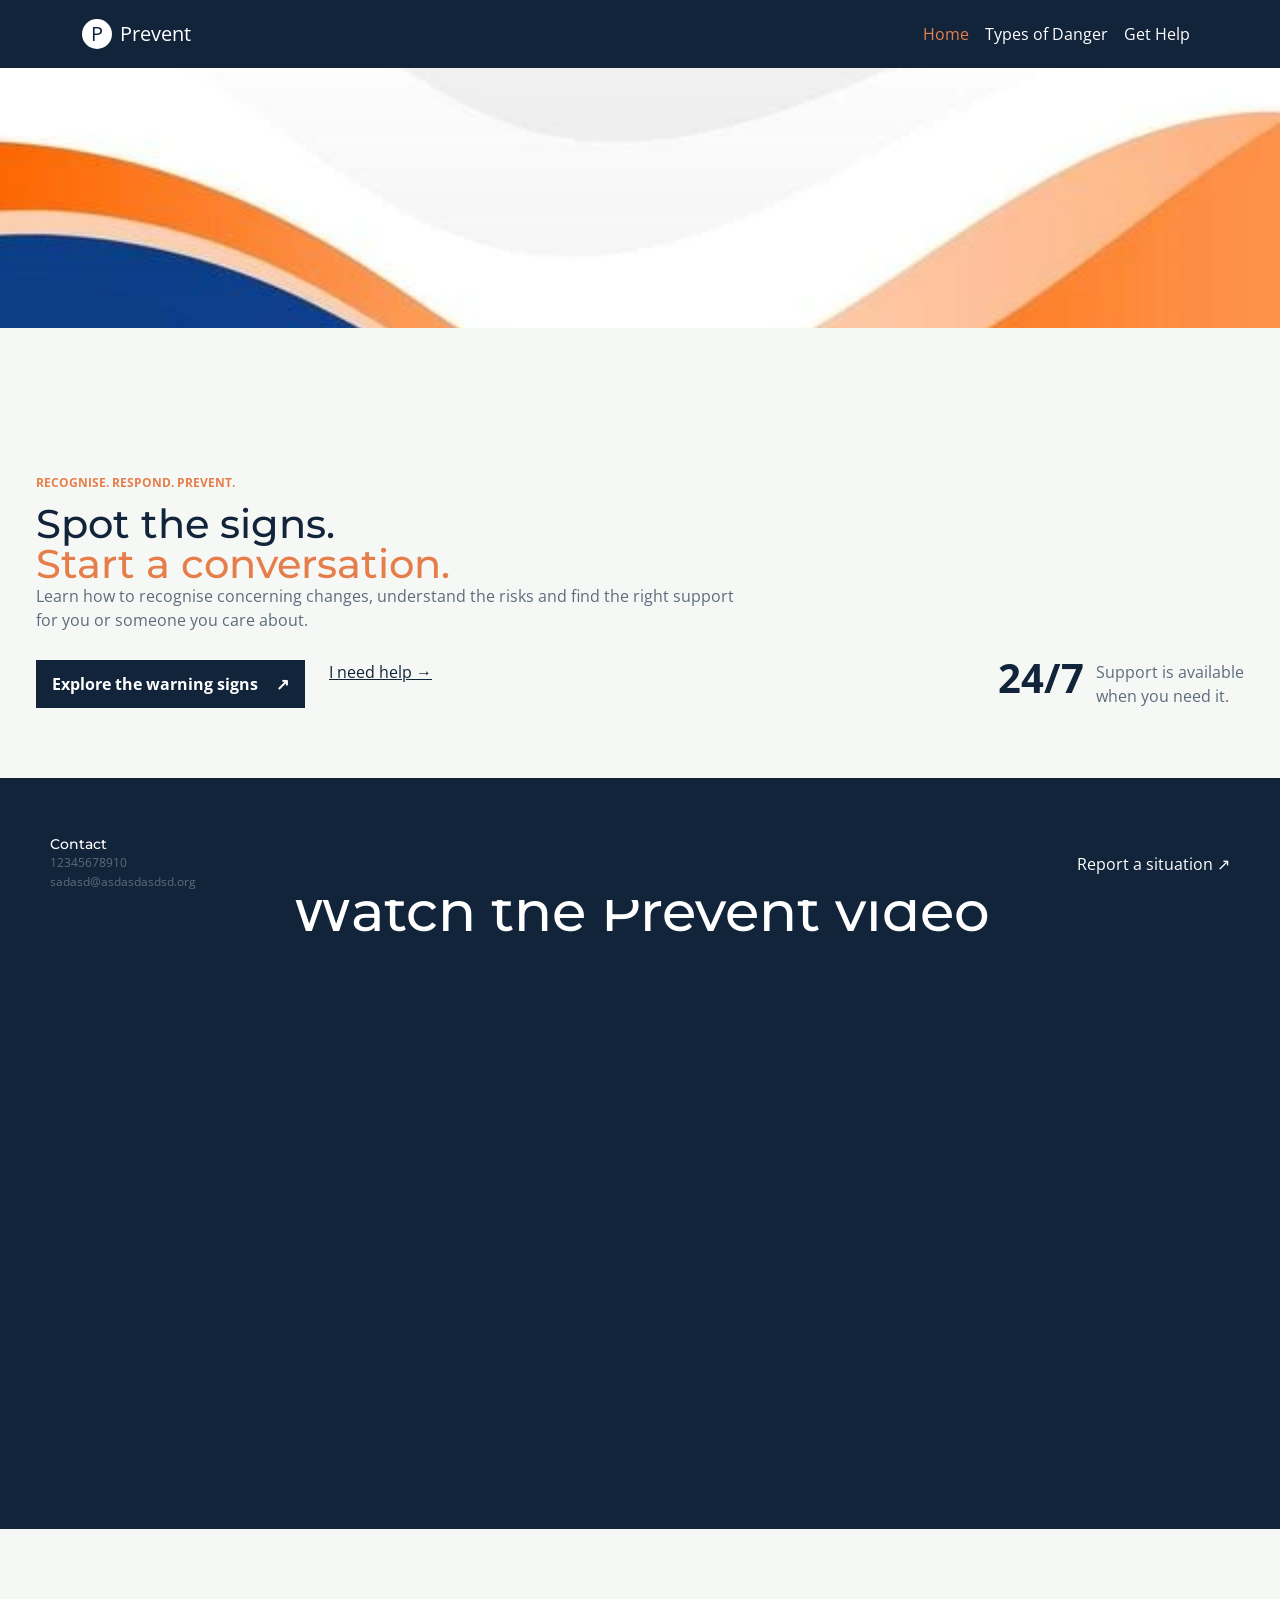
<file: index.html>
<!doctype html>
<html lang="en">
  <head>
    <meta charset="UTF-8" />
    <meta name="viewport" content="width=device-width, initial-scale=1.0" />
    <title>Prevent</title>
    <meta
      name="description"
      content="Information and support for recognising and reporting signs of radicalisation, scams and extremism."
    />
    <!--Import fonts and load Bootstrap-->
    <style>
      @import url("https://fonts.googleapis.com/css2?family=Montserrat:ital,wght@0,100..900;1,100..900&family=Open+Sans:ital,wght@0,300..800;1,300..800&display=swap");
    </style>
    <link
      href="https://cdn.jsdelivr.net/npm/bootstrap@5.3.8/dist/css/bootstrap.min.css"
      rel="stylesheet"
      integrity="sha384-sRIl4kxILFvY47J16cr9ZwB07vP4J8+LH7qKQnuqkuIAvNWLzeN8tE5YBujZqJLB"
      crossorigin="anonymous"
    />
    <link rel="stylesheet" href="assets/css/style.css" />
  </head>
  <body>
    <nav class="navbar navbar-expand-lg navbar-dark">
      <div class="container">
        <a class="navbar-brand" href="index.html">
          <span class="brand-mark" aria-hidden="true">P</span>
          <span>Prevent</span>
        </a>
        <button class="navbar-toggler" type="button" data-bs-toggle="collapse" data-bs-target="#navbarNav" aria-controls="navbarNav" aria-expanded="false" aria-label="Toggle navigation">
          <span class="navbar-toggler-icon"></span>
        </button>
        <div class="collapse navbar-collapse" id="navbarNav">
          <ul class="navbar-nav">
            <li class="nav-item">
              <a class="nav-link active" aria-current="page" href="index.html">Home</a>
            </li>
            <li class="nav-item">
              <a class="nav-link" href="dangers.html">Types of Danger</a>
            </li>
            <li class="nav-item">
              <a class="nav-link" href="help.html">Get Help</a>
            </li>
          </ul>
        </div>
      </div>
    </nav>

    <section class="hero-image" aria-hidden="true"></section>

<main>
      <section class="hero" aria-labelledby="hero-title">
        <div class="hero-copy">
          <p class="top">Recognise. Respond. Prevent.</p>
          <h1 id="hero-title">
            Spot the signs.<br><em>Start a conversation.</em>
          </h1>
          <p class="hero-intro">
            Learn how to recognise concerning changes, understand the risks and
            find the right support for you or someone you care about.
          </p>
          <div class="hero-actions">
            <a class="button button-primary" href="dangers.html"
              >Explore the warning signs <span aria-hidden="true">↗</span></a
            ><a class="text-link" href="help.html"
              >I need help <span aria-hidden="true">→</span></a
            >
          </div>
        </div>
        <div class="hero-stat" role="group" aria-label="Support is available">
          <span class="stat-number">24/7</span
          ><span class="stat-label"
            >Support is available<br>when you need it.</span
          >
        </div>
      </section>

      <section class="video-section" aria-labelledby="video-title">
        <div class="section-heading compact-heading">
          <p class="top">A short introduction</p>
          <h2 id="video-title">Watch the Prevent video</h2>
        </div>
        <div class="video-frame">
          <iframe
  src="https://www.youtube.com/embed/XnLOAVF5Nm8"
  title="Prevent video"
  width="560"
  height="315"
  allowfullscreen>
</iframe>
        </div>
      </section>
      
    </main>

    <footer class="site-footer">
      <div class="footer-main">
        <div class="footer-column">
          <h2>Contact</h2>
          <p>12345678910</p>
          <p>sadasd@asdasdasdsd.org</p>
        </div>
        <a class="footer-report" href="report.html"
          >Report a situation <span aria-hidden="true">↗</span></a
        >
      </div>
    </footer>


    <script
      src="https://cdn.jsdelivr.net/npm/bootstrap@5.3.8/dist/js/bootstrap.bundle.min.js"
      integrity="sha384-FKyoEForCGlyvwx9Hj09JcYn3nv7wiPVlz7YYwJrWVcXK/BmnVDxM+D2scQbITxI"
      crossorigin="anonymous"
    ></script>
  </body>
</html>
</file>
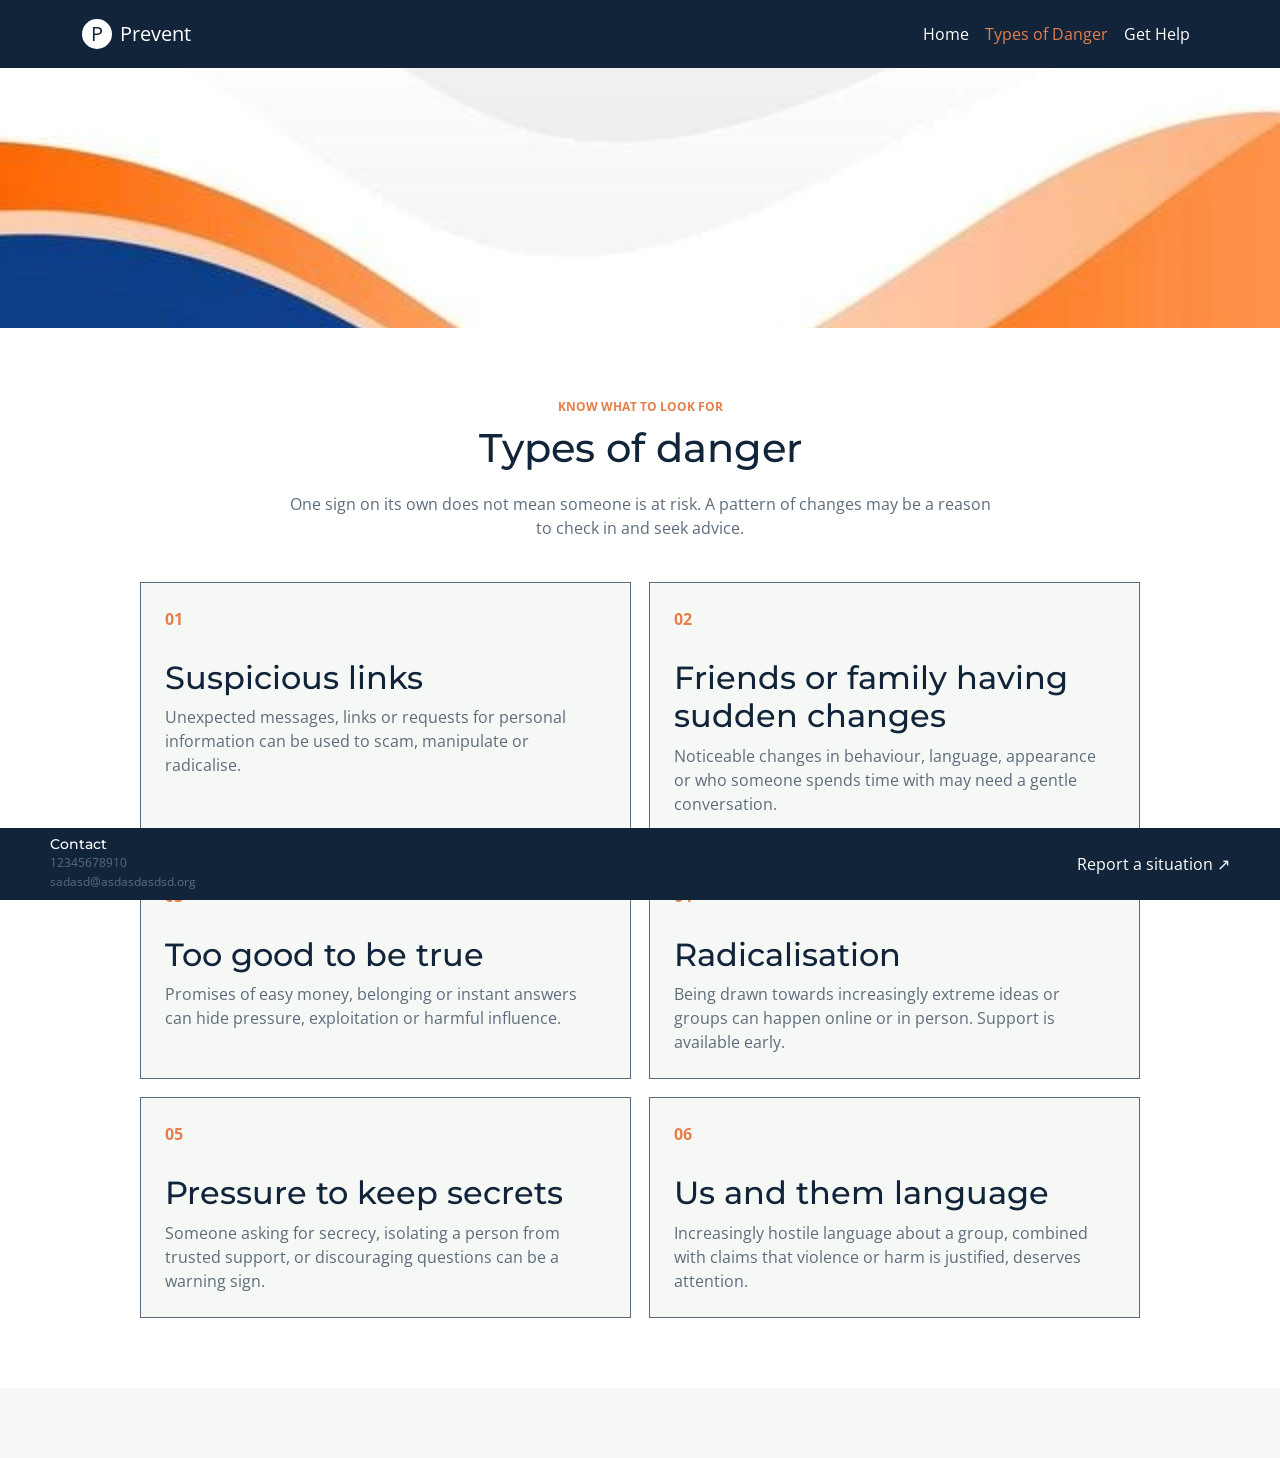
<file: dangers.html>
<!doctype html>
<html lang="en">
  <head>
    <meta charset="UTF-8" />
    <meta name="viewport" content="width=device-width, initial-scale=1.0" />
    <title>Types of danger | Prevent</title>

    <!--Import fonts and load Bootstrap-->
    <style>
      @import url("https://fonts.googleapis.com/css2?family=Montserrat:ital,wght@0,100..900;1,100..900&family=Open+Sans:ital,wght@0,300..800;1,300..800&display=swap");
    </style>
    <link
      href="https://cdn.jsdelivr.net/npm/bootstrap@5.3.8/dist/css/bootstrap.min.css"
      rel="stylesheet"
      integrity="sha384-sRIl4kxILFvY47J16cr9ZwB07vP4J8+LH7qKQnuqkuIAvNWLzeN8tE5YBujZqJLB"
      crossorigin="anonymous"
    />
    <link rel="stylesheet" href="assets/css/style.css" />
  </head>
  <body>
    <nav class="navbar navbar-expand-lg navbar-dark">
      <div class="container">
        <a class="navbar-brand" href="index.html">
          <span class="brand-mark" aria-hidden="true">P</span>
          <span>Prevent</span>
        </a>
        <button
          class="navbar-toggler"
          type="button"
          data-bs-toggle="collapse"
          data-bs-target="#navbarNav"
          aria-controls="navbarNav"
          aria-expanded="false"
          aria-label="Toggle navigation"
        >
          <span class="navbar-toggler-icon"></span>
        </button>
        <div class="collapse navbar-collapse" id="navbarNav">
          <ul class="navbar-nav">
            <li class="nav-item">
              <a class="nav-link" href="index.html">Home</a>
            </li>
            <li class="nav-item">
              <a class="nav-link active" aria-current="page" href="dangers.html">Types of Danger</a>
            </li>
            <li class="nav-item">
              <a class="nav-link" href="help.html">Get Help</a>
            </li>
          </ul>
        </div>
      </div>
    </nav>

    <section class="hero-image" aria-hidden="true"></section>

    <main>
      <section
        class="danger-section"
        id="danger-cards"
        aria-labelledby="danger-title"
      >
        <div class="section-heading">
          <p class="top">Know what to look for</p>
          <h1 id="danger-title">Types of danger</h1>
          <p>
            One sign on its own does not mean someone is at risk. A pattern of
            changes may be a reason to check in and seek advice.
          </p>
        </div>
        <div class="danger-grid">
          <article class="danger-card">
            <span class="card-number">01</span>
            <h2>Suspicious links</h2>
            <p>
              Unexpected messages, links or requests for personal information
              can be used to scam, manipulate or radicalise.
            </p>
          </article>
          <article class="danger-card">
            <span class="card-number">02</span>
            <h2>Friends or family having sudden changes</h2>
            <p>
              Noticeable changes in behaviour, language, appearance or who
              someone spends time with may need a gentle conversation.
            </p>
          </article>
          <article class="danger-card">
            <span class="card-number">03</span>
            <h2>Too good to be true</h2>
            <p>
              Promises of easy money, belonging or instant answers can hide
              pressure, exploitation or harmful influence.
            </p>
          </article>
          <article class="danger-card">
            <span class="card-number">04</span>
            <h2>Radicalisation</h2>
            <p>
              Being drawn towards increasingly extreme ideas or groups can
              happen online or in person. Support is available early.
            </p>
          </article>
          <article class="danger-card">
            <span class="card-number">05</span>
            <h2>Pressure to keep secrets</h2>
            <p>
              Someone asking for secrecy, isolating a person from trusted
              support, or discouraging questions can be a warning sign.
            </p>
          </article>
          <article class="danger-card">
            <span class="card-number">06</span>
            <h2>Us and them language</h2>
            <p>
              Increasingly hostile language about a group, combined with claims
              that violence or harm is justified, deserves attention.
            </p>
          </article>
        </div>
      </section>
    </main>
    <footer class="site-footer">
      <div class="footer-main">
        <div class="footer-column">
          <h2>Contact</h2>
          <p>12345678910</p>
          <p>sadasd@asdasdasdsd.org</p>
        </div>
        <a class="footer-report" href="report.html"
          >Report a situation <span aria-hidden="true">↗</span></a
        >
      </div>
    </footer>
    <script
      src="https://cdn.jsdelivr.net/npm/bootstrap@5.3.8/dist/js/bootstrap.bundle.min.js"
      integrity="sha384-FKyoEForCGlyvwx9Hj09JcYn3nv7wiPVlz7YYwJrWVcXK/BmnVDxM+D2scQbITxI"
      crossorigin="anonymous"
    ></script>
  </body>
</html>
</file>
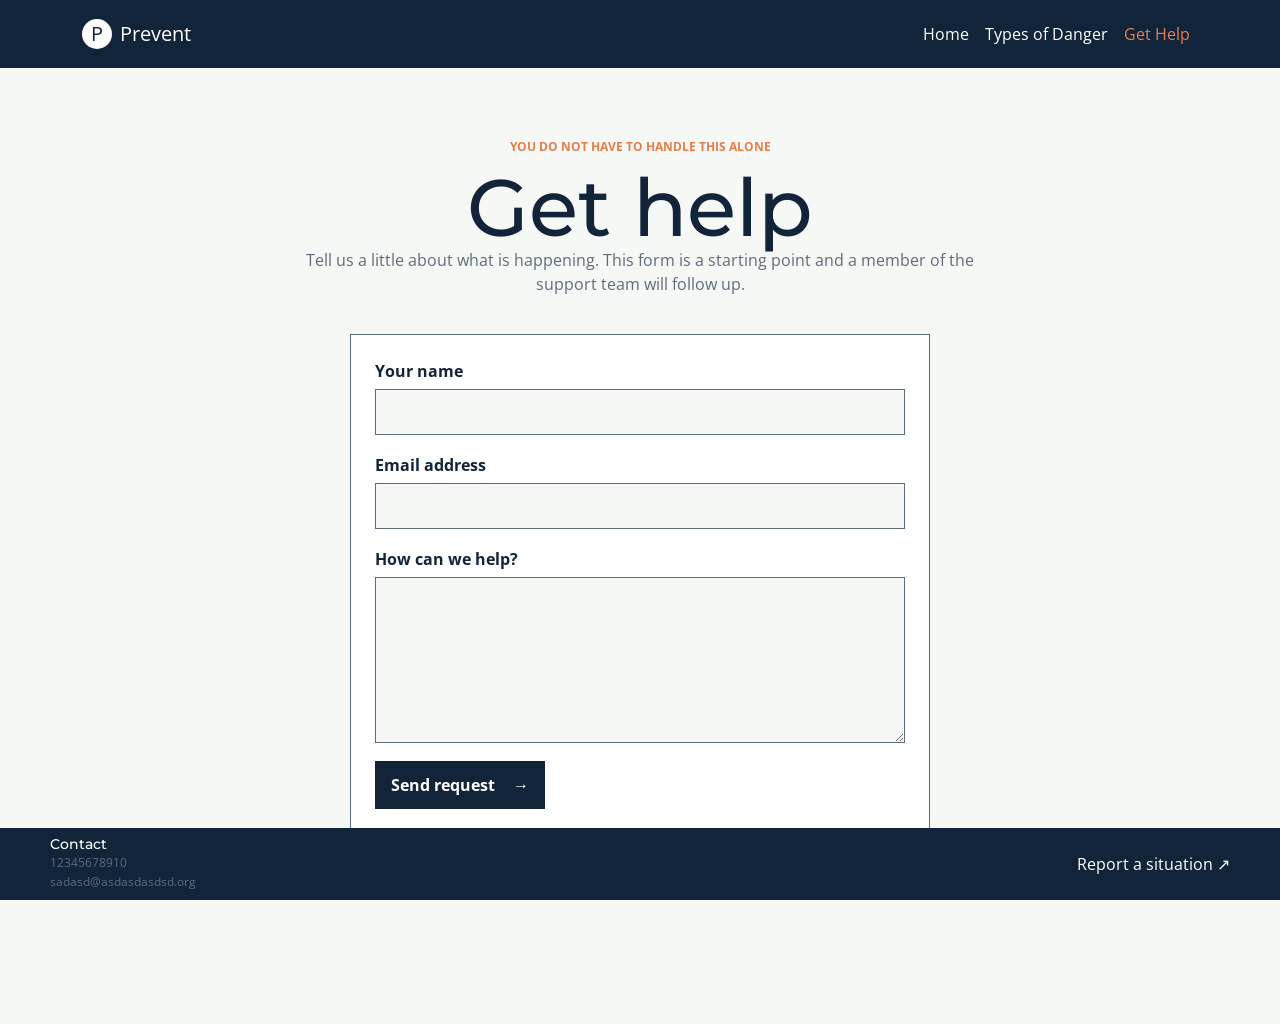
<file: help.html>
<!doctype html>
<html lang="en">
  <head>
    <meta charset="UTF-8" />
    <meta name="viewport" content="width=device-width, initial-scale=1.0" />
    <title>Get help | Prevent</title>

    <!--Import fonts and load Bootstrap-->
    <style>
      @import url("https://fonts.googleapis.com/css2?family=Montserrat:ital,wght@0,100..900;1,100..900&family=Open+Sans:ital,wght@0,300..800;1,300..800&display=swap");
    </style>
    <link
      href="https://cdn.jsdelivr.net/npm/bootstrap@5.3.8/dist/css/bootstrap.min.css"
      rel="stylesheet"
      integrity="sha384-sRIl4kxILFvY47J16cr9ZwB07vP4J8+LH7qKQnuqkuIAvNWLzeN8tE5YBujZqJLB"
      crossorigin="anonymous"
    />
    <link rel="stylesheet" href="assets/css/style.css" />
  </head>
  <body>
    <nav class="navbar navbar-expand-lg navbar-dark">
      <div class="container">
        <a class="navbar-brand" href="index.html">
          <span class="brand-mark" aria-hidden="true">P</span>
          <span>Prevent</span>
        </a>
        <button class="navbar-toggler" type="button" data-bs-toggle="collapse" data-bs-target="#navbarNav" aria-controls="navbarNav" aria-expanded="false" aria-label="Toggle navigation">
          <span class="navbar-toggler-icon"></span>
        </button>
        <div class="collapse navbar-collapse" id="navbarNav">
          <ul class="navbar-nav">
            <li class="nav-item">
              <a class="nav-link" href="index.html">Home</a>
            </li>
            <li class="nav-item">
              <a class="nav-link" href="dangers.html">Types of Danger</a>
            </li>
            <li class="nav-item">
              <a class="nav-link active" aria-current="page" href="help.html">Get Help</a>
            </li>
          </ul>
        </div>
      </div>
    </nav>

    <main class="form-page">
      <div class="section-heading">
        <p class="top">You do not have to handle this alone</p>
        <h1>Get help</h1>
        <p>
          Tell us a little about what is happening. This form is a starting
          point and a member of the support team will follow up.
        </p>
      </div>
      <form class="support-form" action="results.html" method="get">
        <input type="hidden" name="form" value="Get help"><label
          for="help-name"
          >Your name<input
            id="help-name"
            name="name"
            type="text"
            autocomplete="name"
            required></label
        ><label for="help-email"
          >Email address<input
            id="help-email"
            name="email"
            type="email"
            autocomplete="email"
            required></label
        ><label for="help-message"
          >How can we help?<textarea
            id="help-message"
            name="message"
            rows="6"
            required
          ></textarea></label
        ><button class="button button-primary" type="submit">
          Send request <span aria-hidden="true">→</span>
        </button>
      </form>
    </main>
    <footer class="site-footer">
      <div class="footer-main">
        <div class="footer-column">
          <h2>Contact</h2>
          <p>12345678910</p>
          <p>sadasd@asdasdasdsd.org</p>
        </div>
        <a class="footer-report" href="report.html"
          >Report a situation <span aria-hidden="true">↗</span></a
        >
      </div>
    </footer>

    <script
      src="https://cdn.jsdelivr.net/npm/bootstrap@5.3.8/dist/js/bootstrap.bundle.min.js"
      integrity="sha384-FKyoEForCGlyvwx9Hj09JcYn3nv7wiPVlz7YYwJrWVcXK/BmnVDxM+D2scQbITxI"
      crossorigin="anonymous"
    ></script>
  </body>
</html>
</file>
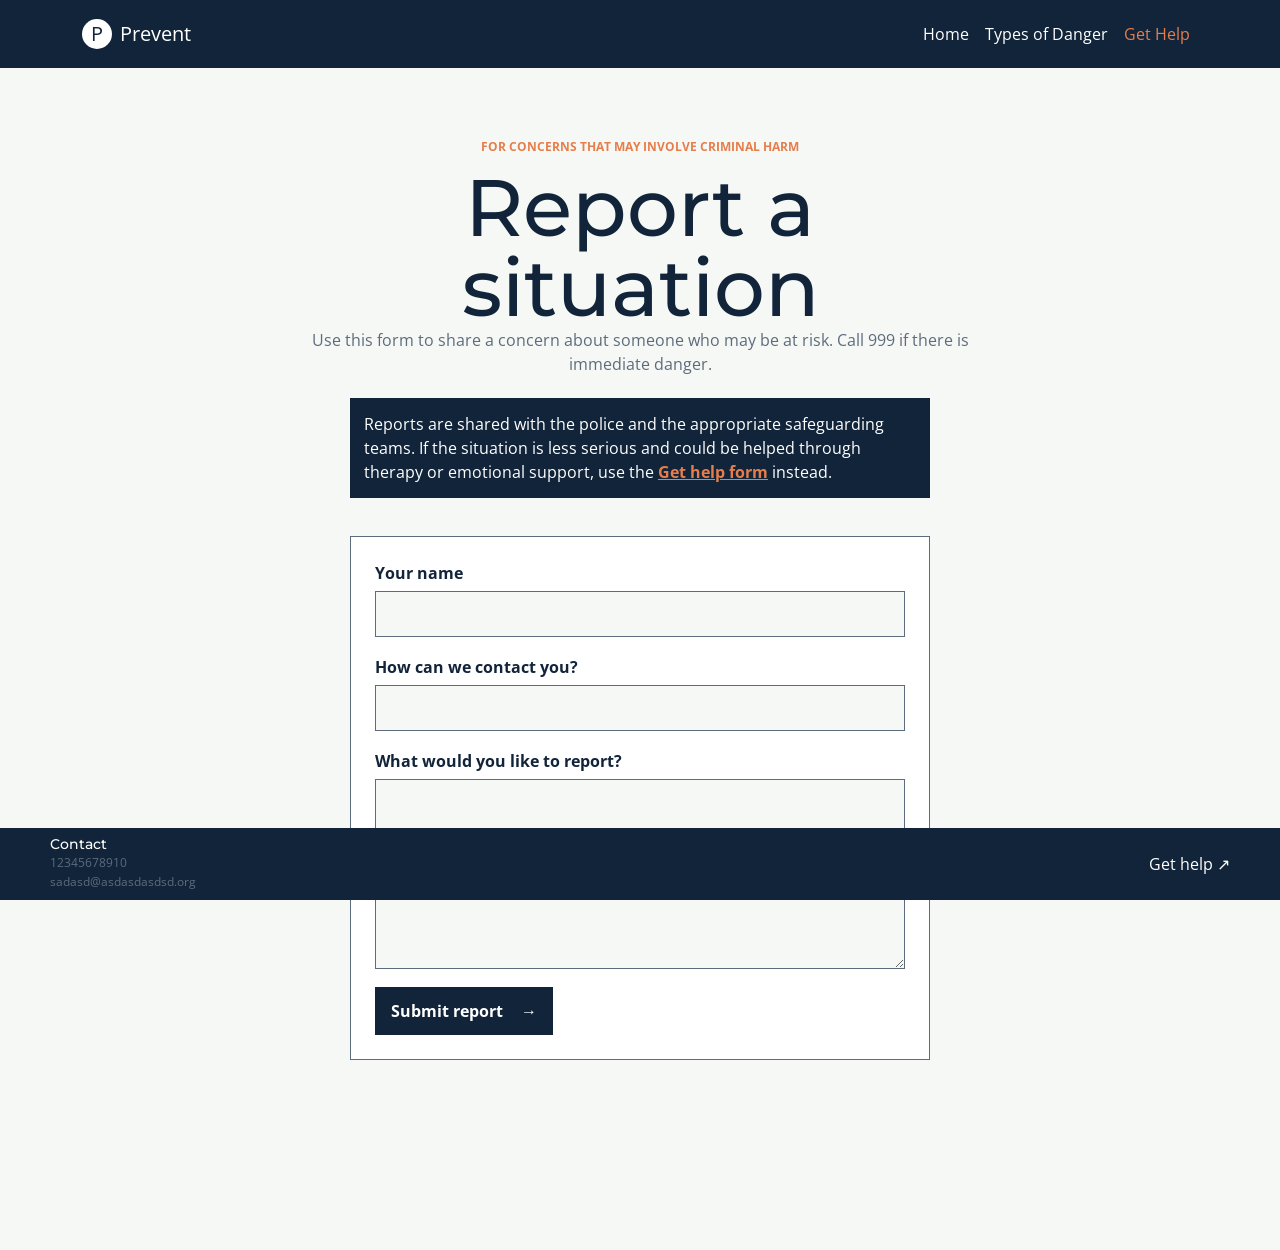
<file: report.html>
<!doctype html>
<html lang="en">
  <head>
    <meta charset="UTF-8" />
    <meta name="viewport" content="width=device-width, initial-scale=1.0" />
    <title>Report a situation | Prevent</title>

    <!--Import fonts and load Bootstrap-->
    <style>
      @import url("https://fonts.googleapis.com/css2?family=Montserrat:ital,wght@0,100..900;1,100..900&family=Open+Sans:ital,wght@0,300..800;1,300..800&display=swap");
    </style>
    <link
      href="https://cdn.jsdelivr.net/npm/bootstrap@5.3.8/dist/css/bootstrap.min.css"
      rel="stylesheet"
      integrity="sha384-sRIl4kxILFvY47J16cr9ZwB07vP4J8+LH7qKQnuqkuIAvNWLzeN8tE5YBujZqJLB"
      crossorigin="anonymous"
    />
    <link rel="stylesheet" href="assets/css/style.css" />
  </head>
  <body>
    <nav class="navbar navbar-expand-lg navbar-dark">
      <div class="container">
        <a class="navbar-brand" href="index.html">
          <span class="brand-mark" aria-hidden="true">P</span>
          <span>Prevent</span>
        </a>
        <button class="navbar-toggler" type="button" data-bs-toggle="collapse" data-bs-target="#navbarNav" aria-controls="navbarNav" aria-expanded="false" aria-label="Toggle navigation">
          <span class="navbar-toggler-icon"></span>
        </button>
        <div class="collapse navbar-collapse" id="navbarNav">
          <ul class="navbar-nav">
            <li class="nav-item">
              <a class="nav-link" href="index.html">Home</a>
            </li>
            <li class="nav-item">
              <a class="nav-link" href="dangers.html">Types of Danger</a>
            </li>
            <li class="nav-item">
              <a class="nav-link active" aria-current="page" href="help.html">Get Help</a>
            </li>
          </ul>
        </div>
      </div>
    </nav>

    <main class="form-page">
      <div class="section-heading">
        <p class="top">For concerns that may involve criminal harm</p>
        <h1>Report a situation</h1>
        <p>
          Use this form to share a concern about someone who may be at risk.
          Call 999 if there is immediate danger.
        </p>
      </div>
      <p class="report-notice">
        Reports are shared with the police and the appropriate safeguarding
        teams. If the situation is less serious and could be helped through
        therapy or emotional support, use the
        <a href="help.html">Get help form</a> instead.
      </p>
      <form class="support-form" action="results.html" method="get">
        <input type="hidden" name="form" value="Report a situation">
        <label for="report-name"
          >Your name<input
            id="report-name"
            name="name"
            type="text"
            autocomplete="name"
            required></label
        ><label for="report-contact"
          >How can we contact you?<input
            id="report-contact"
            name="contact"
            type="text"
            required></label
        ><label for="report-message"
          >What would you like to report?<textarea
            id="report-message"
            name="message"
            rows="7"
            required
          ></textarea></label
        ><button class="button button-primary" type="submit">
          Submit report <span aria-hidden="true">→</span>
        </button>
      </form>
    </main>
    <footer class="site-footer">
      <div class="footer-main">
        <div class="footer-column">
          <h2>Contact</h2>
          <p>12345678910</p>
          <p>sadasd@asdasdasdsd.org</p>
        </div>
        <a class="footer-report" href="help.html"
          >Get help <span aria-hidden="true">↗</span></a
        >
      </div>
    </footer>
    <script
      src="https://cdn.jsdelivr.net/npm/bootstrap@5.3.8/dist/js/bootstrap.bundle.min.js"
      integrity="sha384-FKyoEForCGlyvwx9Hj09JcYn3nv7wiPVlz7YYwJrWVcXK/BmnVDxM+D2scQbITxI"
      crossorigin="anonymous"
    ></script>
  </body>
</html>
</file>
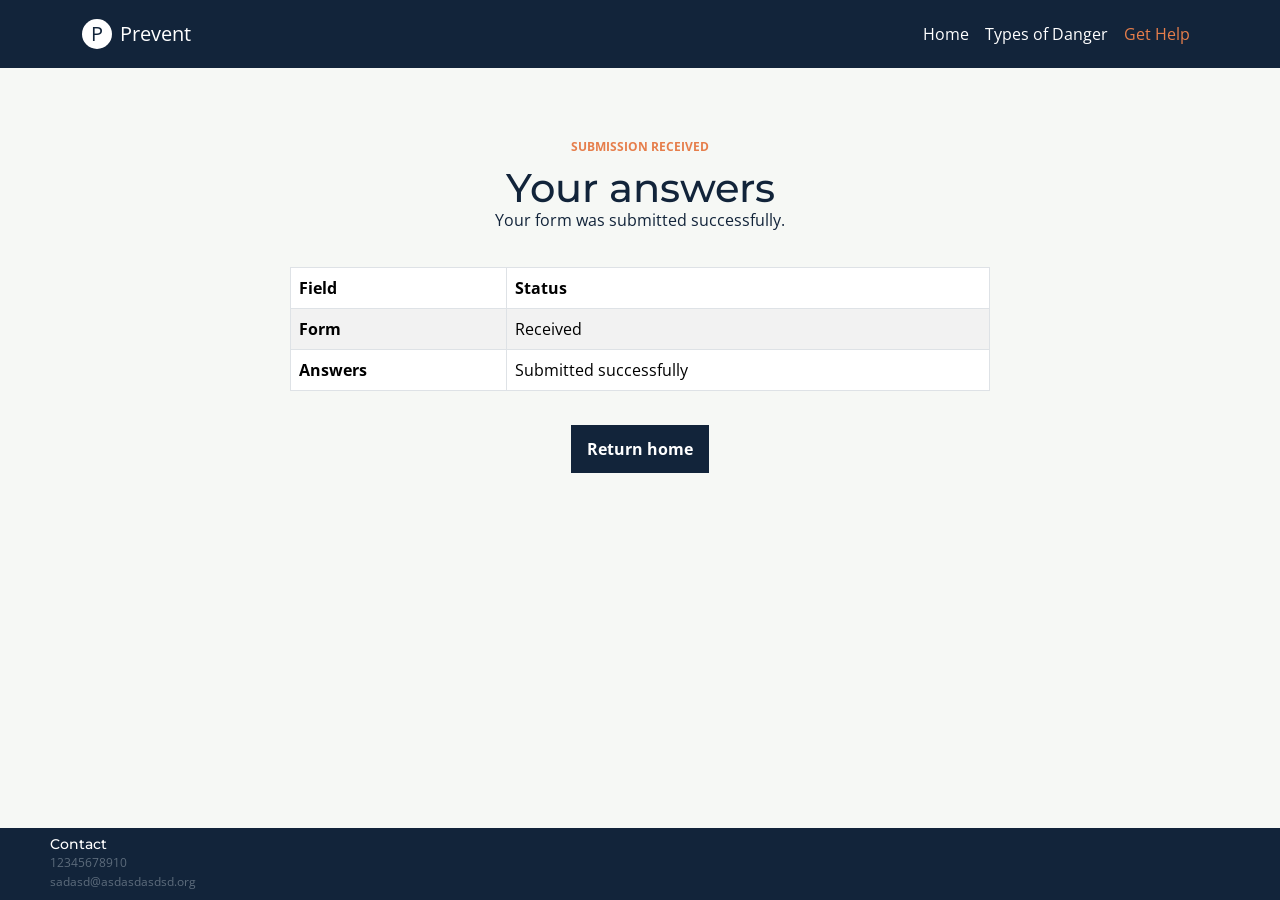
<file: results.html>
<!doctype html>
<html lang="en">
  <head>
    <meta charset="UTF-8" />
    <meta name="viewport" content="width=device-width, initial-scale=1.0" />
    <title>Your submission | Prevent</title>

    <!--Import fonts and load Bootstrap-->
    <style>
      @import url("https://fonts.googleapis.com/css2?family=Montserrat:ital,wght@0,100..900;1,100..900&family=Open+Sans:ital,wght@0,300..800;1,300..800&display=swap");
    </style>
    <link
      href="https://cdn.jsdelivr.net/npm/bootstrap@5.3.8/dist/css/bootstrap.min.css"
      rel="stylesheet"
      integrity="sha384-sRIl4kxILFvY47J16cr9ZwB07vP4J8+LH7qKQnuqkuIAvNWLzeN8tE5YBujZqJLB"
      crossorigin="anonymous"
    />
    <link rel="stylesheet" href="assets/css/style.css" />
  </head>
  <body>
    <nav class="navbar navbar-expand-lg navbar-dark">
      <div class="container">
        <a class="navbar-brand" href="index.html">
          <span class="brand-mark" aria-hidden="true">P</span>
          <span>Prevent</span>
        </a>
        <button
          class="navbar-toggler"
          type="button"
          data-bs-toggle="collapse"
          data-bs-target="#navbarNav"
          aria-controls="navbarNav"
          aria-expanded="false"
          aria-label="Toggle navigation"
        >
          <span class="navbar-toggler-icon"></span>
        </button>
        <div class="collapse navbar-collapse" id="navbarNav">
          <ul class="navbar-nav">
            <li class="nav-item">
              <a class="nav-link" href="index.html">Home</a>
            </li>
            <li class="nav-item">
              <a class="nav-link" href="dangers.html">Types of Danger</a>
            </li>
            <li class="nav-item">
              <a class="nav-link active" aria-current="page" href="help.html"
                >Get Help</a
              >
            </li>
          </ul>
        </div>
      </div>
    </nav>

    <main class="results-page">
      <p class="top">Submission received</p>
      <h1>Your answers</h1>
      <p>Your form was submitted successfully.</p>
      <table
        class="results-table table table-bordered table-striped table-hover"
      >
        <caption class="visually-hidden">
          Submitted form answers
        </caption>
        <thead>
          <tr>
            <th scope="col">Field</th>
            <th scope="col">Status</th>
          </tr>
        </thead>
        <tbody>
          <tr>
            <th scope="row">Form</th>
            <td>Received</td>
          </tr>
          <tr>
            <th scope="row">Answers</th>
            <td>Submitted successfully</td>
          </tr>
        </tbody>
      </table>
      <a class="button button-primary" href="index.html">Return home</a>
    </main>
    <footer class="site-footer">
      <div class="footer-main">
        <div class="footer-column">
          <h2>Contact</h2>
          <p>12345678910</p>
          <p>sadasd@asdasdasdsd.org</p>
        </div>
      </div>
    </footer>
    <script
      src="https://cdn.jsdelivr.net/npm/bootstrap@5.3.8/dist/js/bootstrap.bundle.min.js"
      integrity="sha384-FKyoEForCGlyvwx9Hj09JcYn3nv7wiPVlz7YYwJrWVcXK/BmnVDxM+D2scQbITxI"
      crossorigin="anonymous"
    ></script>
  </body>
</html>
</file>
<file: assets/css/style.css>
:root {
  --ink: #12243a;
  --muted: #5d6c7c;
  --paper: #f6f8f5;
  --white: #fff;
  --accent: #e67e4b;
}

.navbar-nav {
  margin-left: auto;
}

.navbar {
  display: flex;
  align-items: center;
  justify-content: space-between;
  width: 100%;
  min-height: 68px;
  padding: 0 28px;
  color: var(--white);
  background-color: var(--ink);
}

.navbar-brand,
.navbar .nav-link {
  color: var(--white);
}

.navbar a.nav-link:hover,
.navbar a.nav-link.active {
  color: var(--accent);
}

body {
  min-height: 100vh;
  margin: 0;
  padding-bottom: 70px;
  color: var(--ink);
  background: var(--paper);
  font:
    1rem/1.5 "Open Sans",
    sans-serif;
}
a {
  color: inherit;
}
h1,
h2,
h3 {
  font-family: Montserrat, sans-serif;
}
.navbar-brand {
  display: inline-flex;
  align-items: center;
  gap: 8px;
}
.brand-mark {
  display: grid;
  place-items: center;
  width: 30px;
  height: 30px;
  color: var(--ink);
  background: var(--white);
  border-radius: 50%;
}
.footer-report {
  text-decoration: none;
}
.footer-report:hover {
  color: var(--accent);
}
.hero,
.danger-section,
.video-section {
  padding: 70px 28px;
}
.hero-image {
  width: 100%;
  height: 260px;
  background-color: var(--paper);
  background-image: url("../images/wave-business-banner-background-blue-and-orange-color-vector.webp");
  background-position: center;
  background-size: cover;
}
.hero {
  display: flex;
  align-items: flex-end;
  justify-content: space-between;
  width: 100%;
  min-height: 450px;
  margin: auto;
  padding-top: 20px;
}
.hero-copy {
  max-width: 700px;
}
.top {
  margin: 0 0 12px;
  color: var(--accent);
  font-size: 0.75rem;
  font-weight: 700;
  text-transform: uppercase;
}
h1 {
  margin: 0;
  line-height: 1;
}
h1 em {
  color: var(--accent);
  font-style: normal;
}
.hero-intro,
.stat-label,
.danger-card p,
.section-heading > p:last-child,
.footer-column p {
  color: var(--muted);
}
.hero-actions {
  display: flex;
  gap: 24px;
  margin-top: 28px;
}
.button {
  display: inline-flex;
  gap: 18px;
  padding: 12px 16px;
  border: 0;
  font-weight: 700;
  text-decoration: none;
  cursor: pointer;
}
.button-primary {
  color: var(--white);
  background: var(--ink);
}
.button-primary:hover {
  color: var(--ink);
  background: var(--accent);
}
.hero-stat {
  display: flex;
  gap: 12px;
  align-items: flex-end;
}
.stat-number {
  font-size: 2.5rem;
  font-weight: 700;
}
.danger-section {
  background: var(--white);
}
.section-heading {
  max-width: 720px;
  margin: auto;
  text-align: center;
}
.section-heading h2 {
  margin: 0;
  font-size: clamp(2rem, 5vw, 3.5rem);
}
.help-page .section-heading h1,
.danger-section .section-heading h1 {
  margin-bottom: 24px;
}
.danger-grid {
  display: flex;
  flex-wrap: wrap;
  gap: 18px;
  max-width: 1000px;
  margin: 42px auto 0;
}
.danger-card {
  flex: 1 1 45%;
  min-height: 190px;
  padding: 24px;
  border: 1px solid var(--muted);
  background: var(--paper);
}
.danger-card:hover {
  transform: translateY(-4px);
  border-color: var(--accent);
}
.card-number {
  color: var(--accent);
  font-weight: 700;
}
.danger-card h2 {
  margin: 28px 0 8px;
}
.danger-card p {
  margin: 0;
}
.video-section {
  color: var(--white);
  background: var(--ink);
}
.video-frame {
  max-width: 840px;
  aspect-ratio: 16/9;
  margin: 35px auto 0;
}
.video-frame iframe {
  width: 100%;
  height: 100%;
  border: 0;
}
.site-footer {
  position: fixed;
  z-index: 3;
  right: 0;
  bottom: 0;
  left: 0;
  padding: 8px 28px;
  color: var(--white);
  background: var(--ink);
}
.footer-main {
  display: flex;
  justify-content: space-between;
  align-items: center;
  gap: 20px;
  max-width: 1180px;
  margin: auto;
}
.footer-column h2 {
  margin: 0;
  font-size: 0.9rem;
}
.footer-column p {
  margin: 1px 0;
  font-size: 0.75rem;
}
.form-page {
  max-width: 760px;
  min-height: calc(100vh - 68px);
  margin: auto;
  padding: 70px 28px 120px;
}
.form-page .section-heading h1 {
  font-size: clamp(3rem, 8vw, 5rem);
}
.support-form {
  max-width: 580px;
  margin: 38px auto 0;
  padding: 24px;
  border: 1px solid var(--muted);
  background: var(--white);
}
.support-form label {
  display: block;
  margin-bottom: 18px;
  font-weight: 700;
}
.support-form input,
.support-form textarea {
  display: block;
  width: 100%;
  margin-top: 6px;
  padding: 10px;
  border: 1px solid var(--muted);
  color: var(--ink);
  background: var(--paper);
  font: inherit;
}
.support-form input:focus,
.support-form textarea:focus {
  outline: 2px solid var(--accent);
}
.report-notice {
  max-width: 580px;
  margin: 22px auto;
  padding: 14px;
  color: var(--white);
  background: var(--ink);
}
.report-notice a {
  color: var(--accent);
  font-weight: 700;
}
.help-page .support-form {
  background: var(--paper);
}
.report-page {
  color: var(--white);
  background: var(--ink);
}
.report-page .section-heading > p:last-child {
  color: var(--white);
}
.report-page .support-form {
  color: var(--ink);
  background: var(--white);
}
.results-page {
  padding: 70px 20px 140px;
  text-align: center;
}
.results-table {
  width: min(700px, 100%);
  margin: 35px auto;
  text-align: left;
}
/* <576px */
@media (max-width: 575.98px) {
  .navbar,
  .site-footer {
    padding-right: 16px;
    padding-left: 16px;
  }
  .hero,
  .danger-section,
  .video-section,
  .form-page {
    padding-right: 16px;
    padding-left: 16px;
  }
}
/* <768px */
@media (max-width: 767.98px) {
  .hero {
    display: block;
    min-height: 500px;
    padding-top: 20px;
    padding-bottom: 60px;
  }
  .hero-actions {
    align-items: flex-start;
    flex-direction: column;
  }
  .hero-stat {
    margin-top: 50px;
  }
  .danger-section,
  .video-section {
    padding-top: 60px;
    padding-bottom: 60px;
  }
  .danger-card {
    flex-basis: 100%;
  }
  .footer-main {
    gap: 10px;
  }
  .form-page {
    padding-top: 60px;
    padding-bottom: 120px;
  }
  .results-page {
    padding-top: 60px;
  }
}

/* >=992px */
@media (min-width: 992px) {
  .navbar,
  .hero,
  .danger-section,
  .video-section {
    padding-right: 36px;
    padding-left: 36px;
  }
}
</file>
